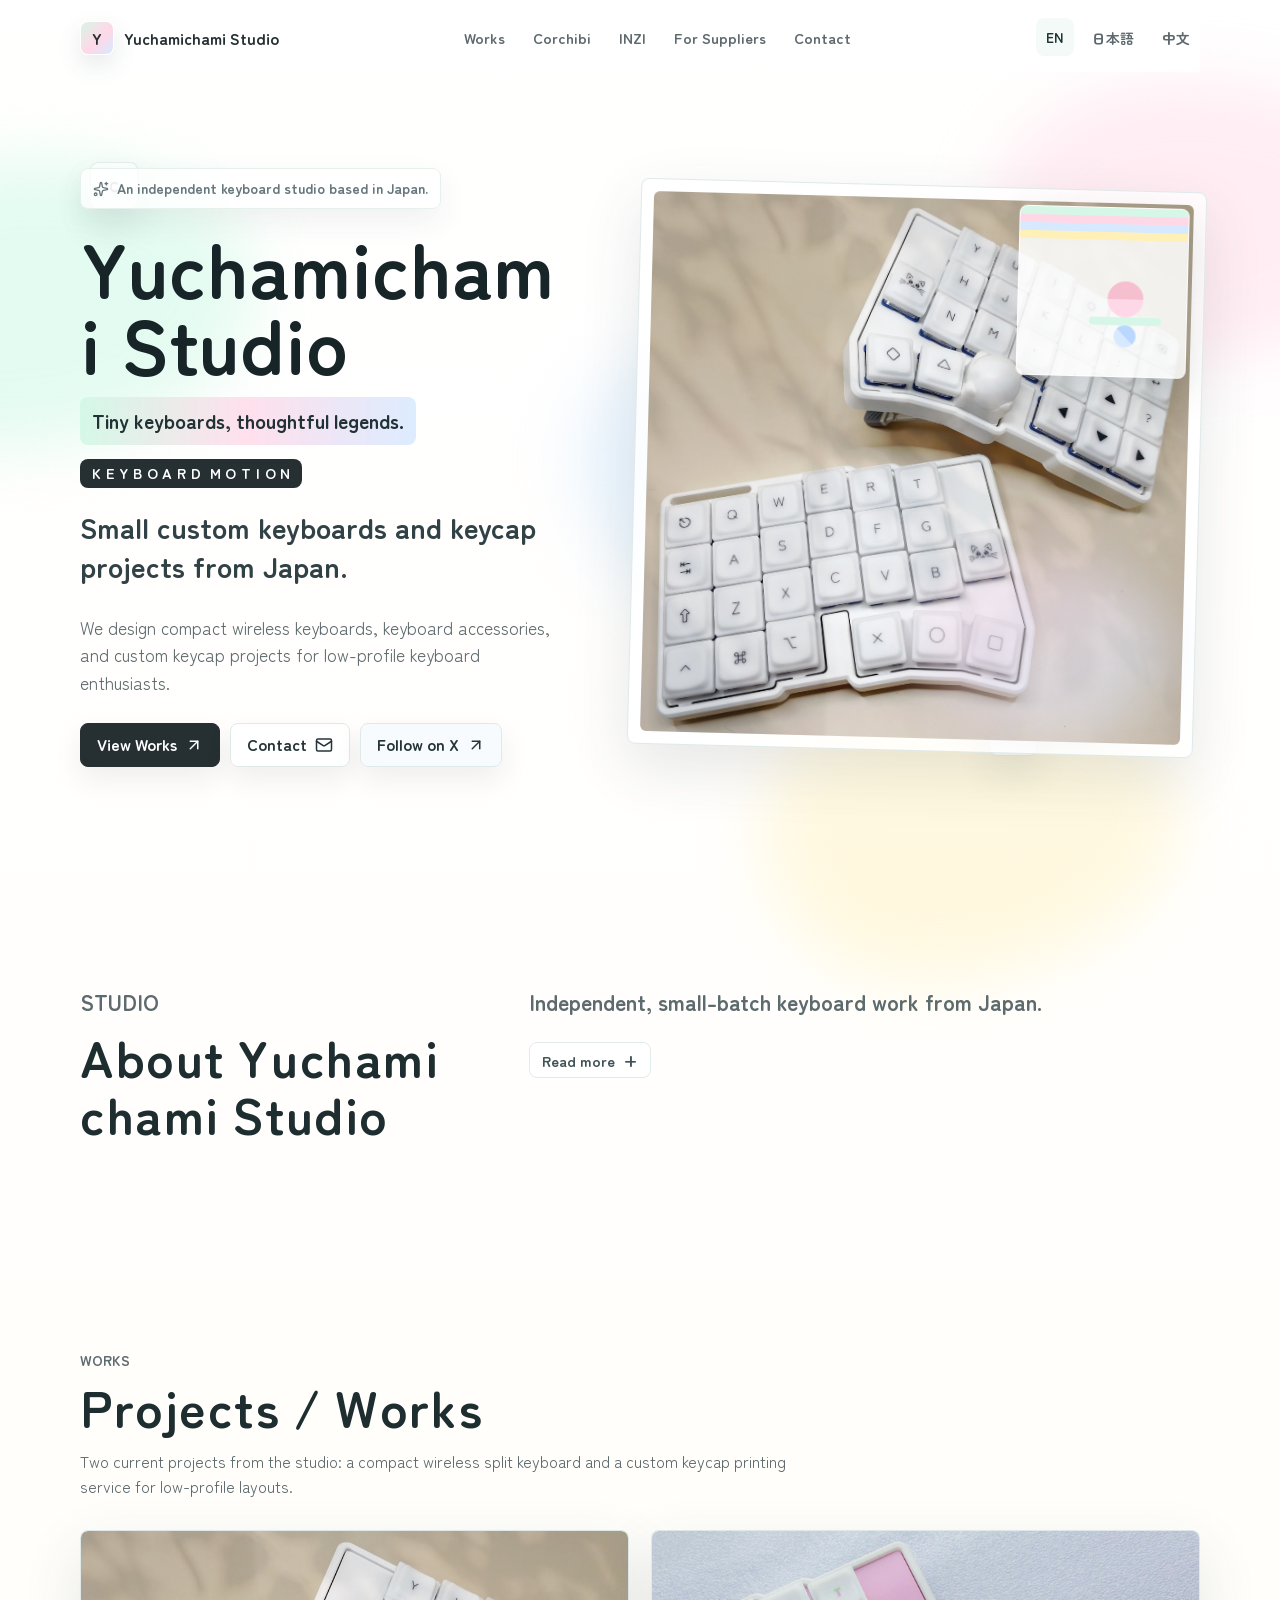
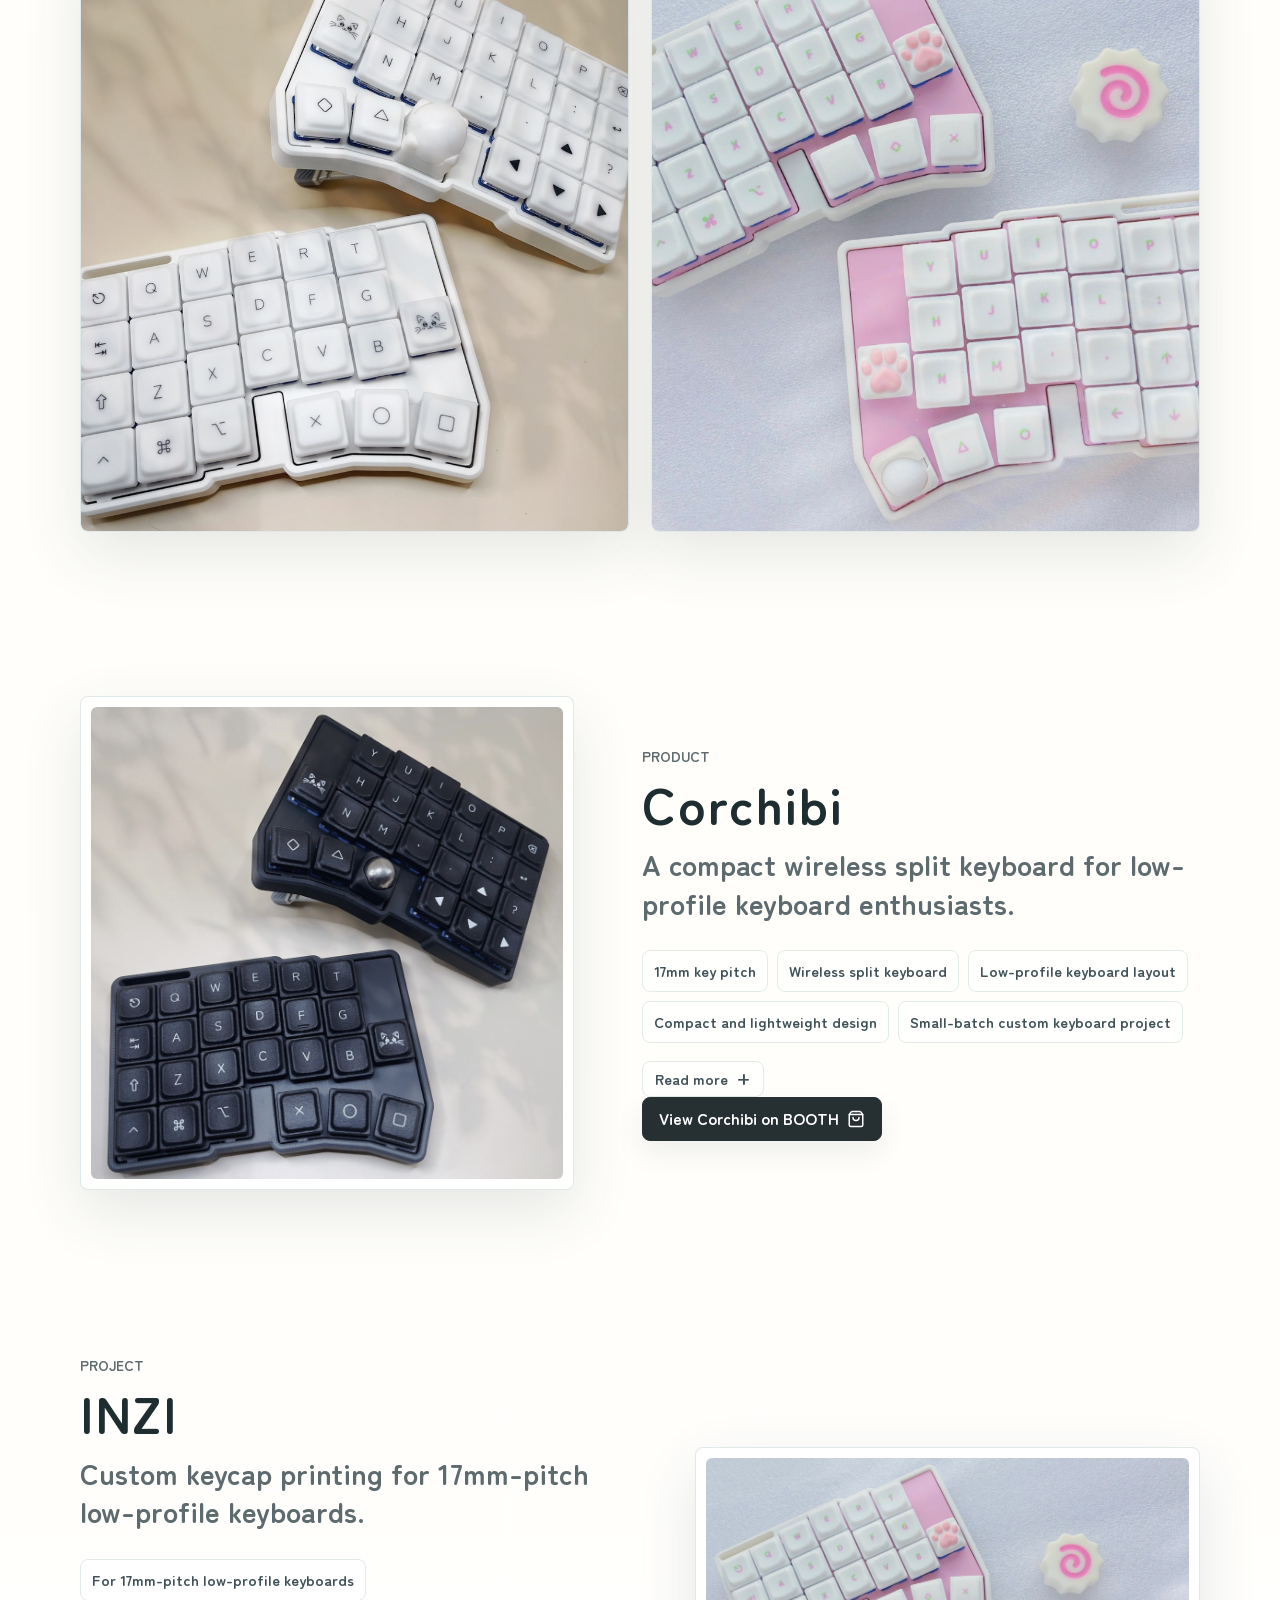
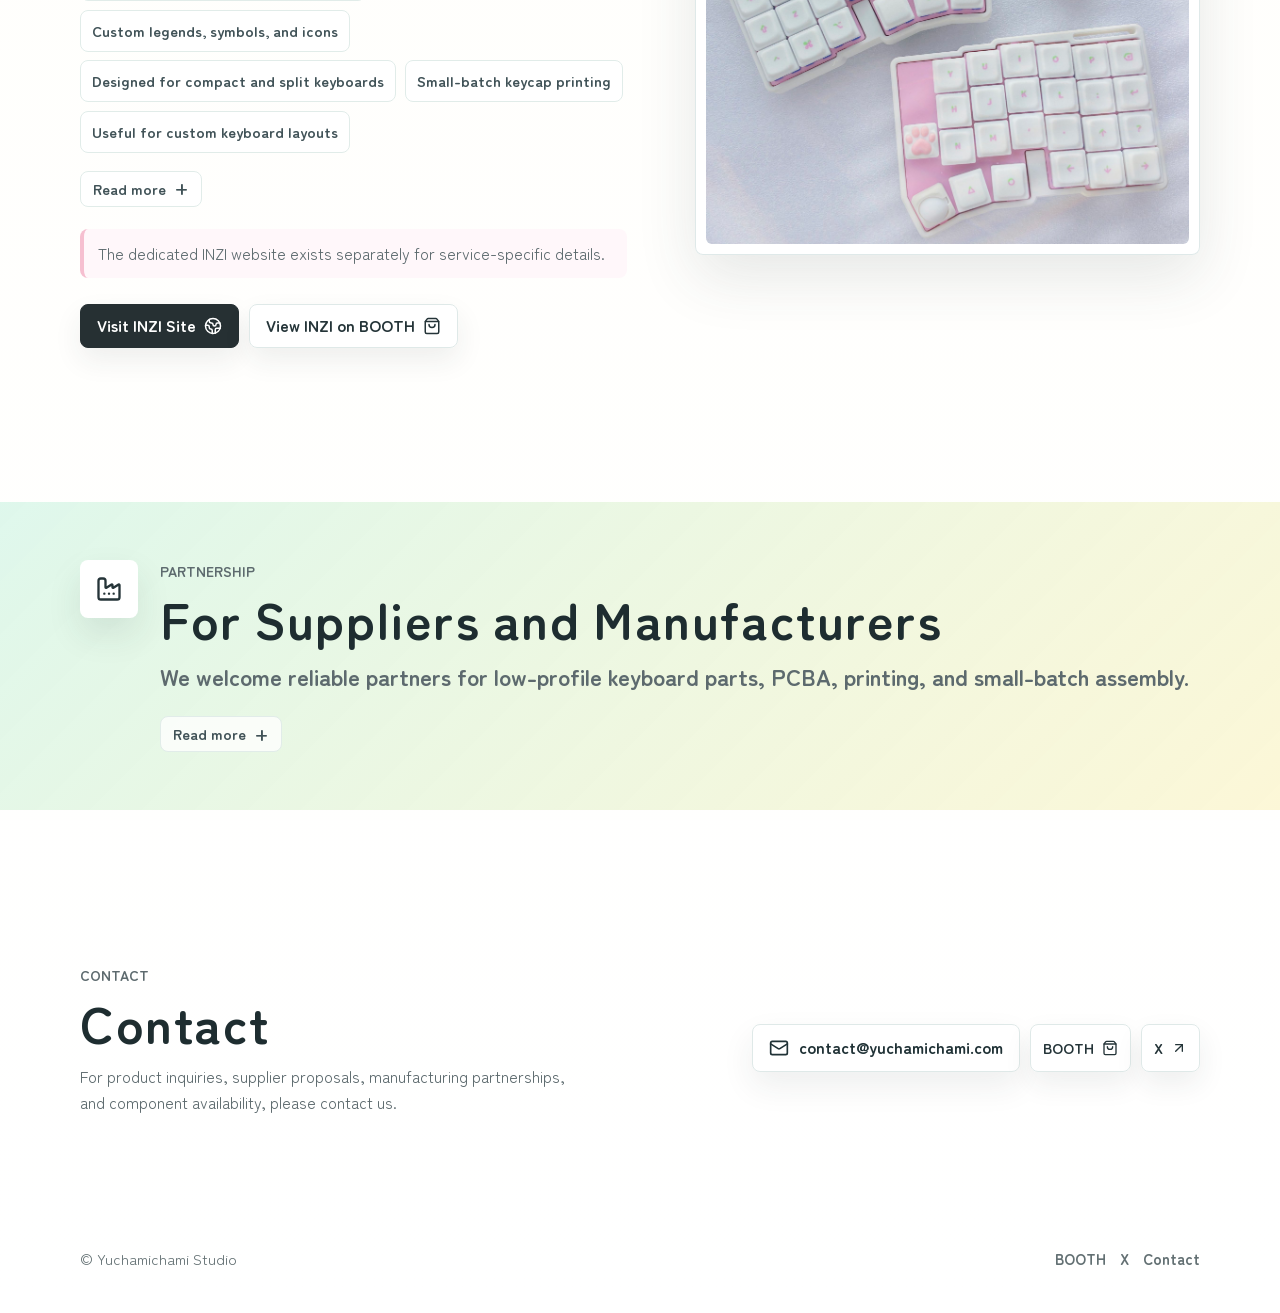
<file: index.html>
<!doctype html>
<html lang="en">
  <head>
    <meta charset="UTF-8" />
    <meta name="viewport" content="width=device-width, initial-scale=1.0" />
    <meta
      name="description"
      content="Small custom keyboards and custom keycap projects from Japan."
    />
    <meta property="og:title" content="Yuchamichami Studio" />
    <meta
      property="og:description"
      content="Small custom keyboards and custom keycap projects from Japan."
    />
    <meta property="og:image" content="/assets/corchibi-white.jpg" />
    <meta property="og:type" content="website" />
    <link rel="canonical" href="https://yuchamichami.com/" />
    <link rel="alternate" hreflang="en" href="https://yuchamichami.com/" />
    <link rel="alternate" hreflang="ja" href="https://yuchamichami.com/ja" />
    <link rel="alternate" hreflang="zh-Hans" href="https://yuchamichami.com/zh" />
    <title>Yuchamichami Studio</title>
    <script type="module" crossorigin src="/assets/index-sOvNDnal.js"></script>
    <link rel="stylesheet" crossorigin href="/assets/index-BGvc7C9t.css">
  </head>

  <body>
    <div id="root"></div>
  </body>
</html>
</file>
